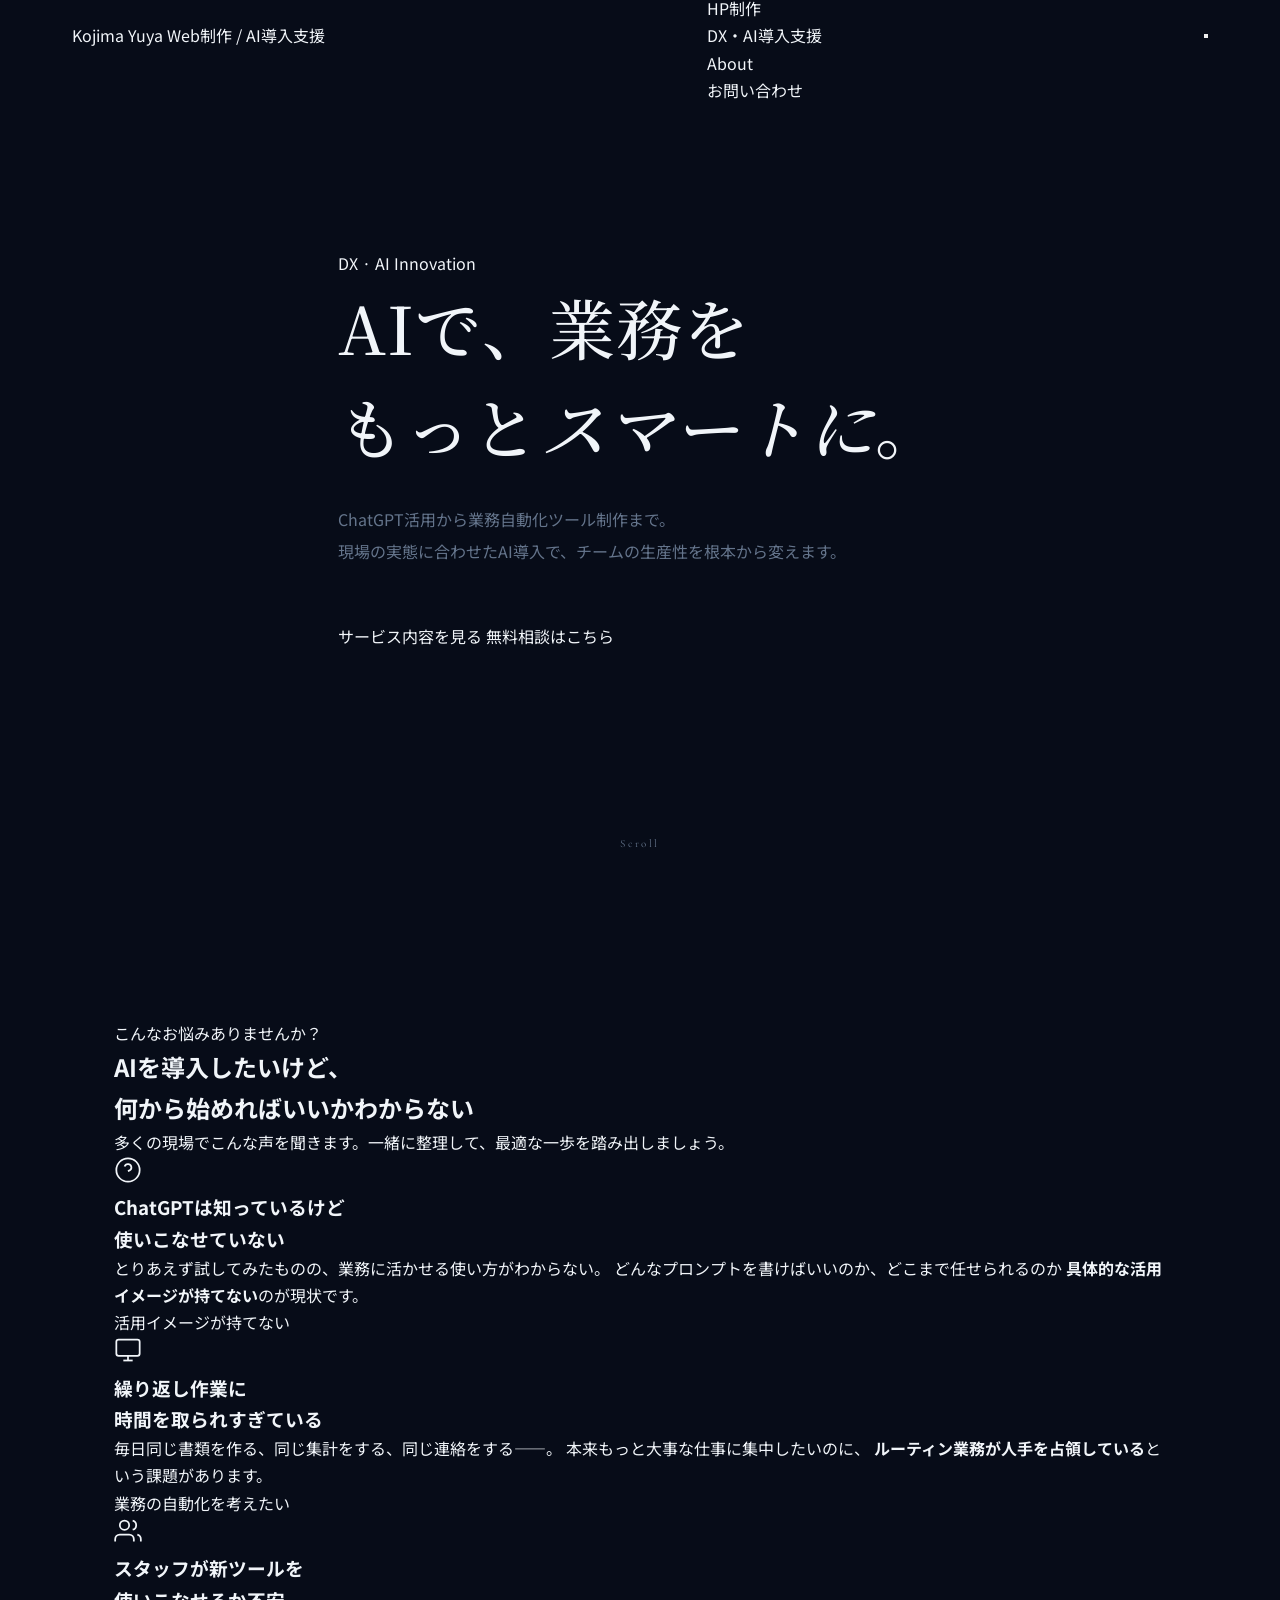
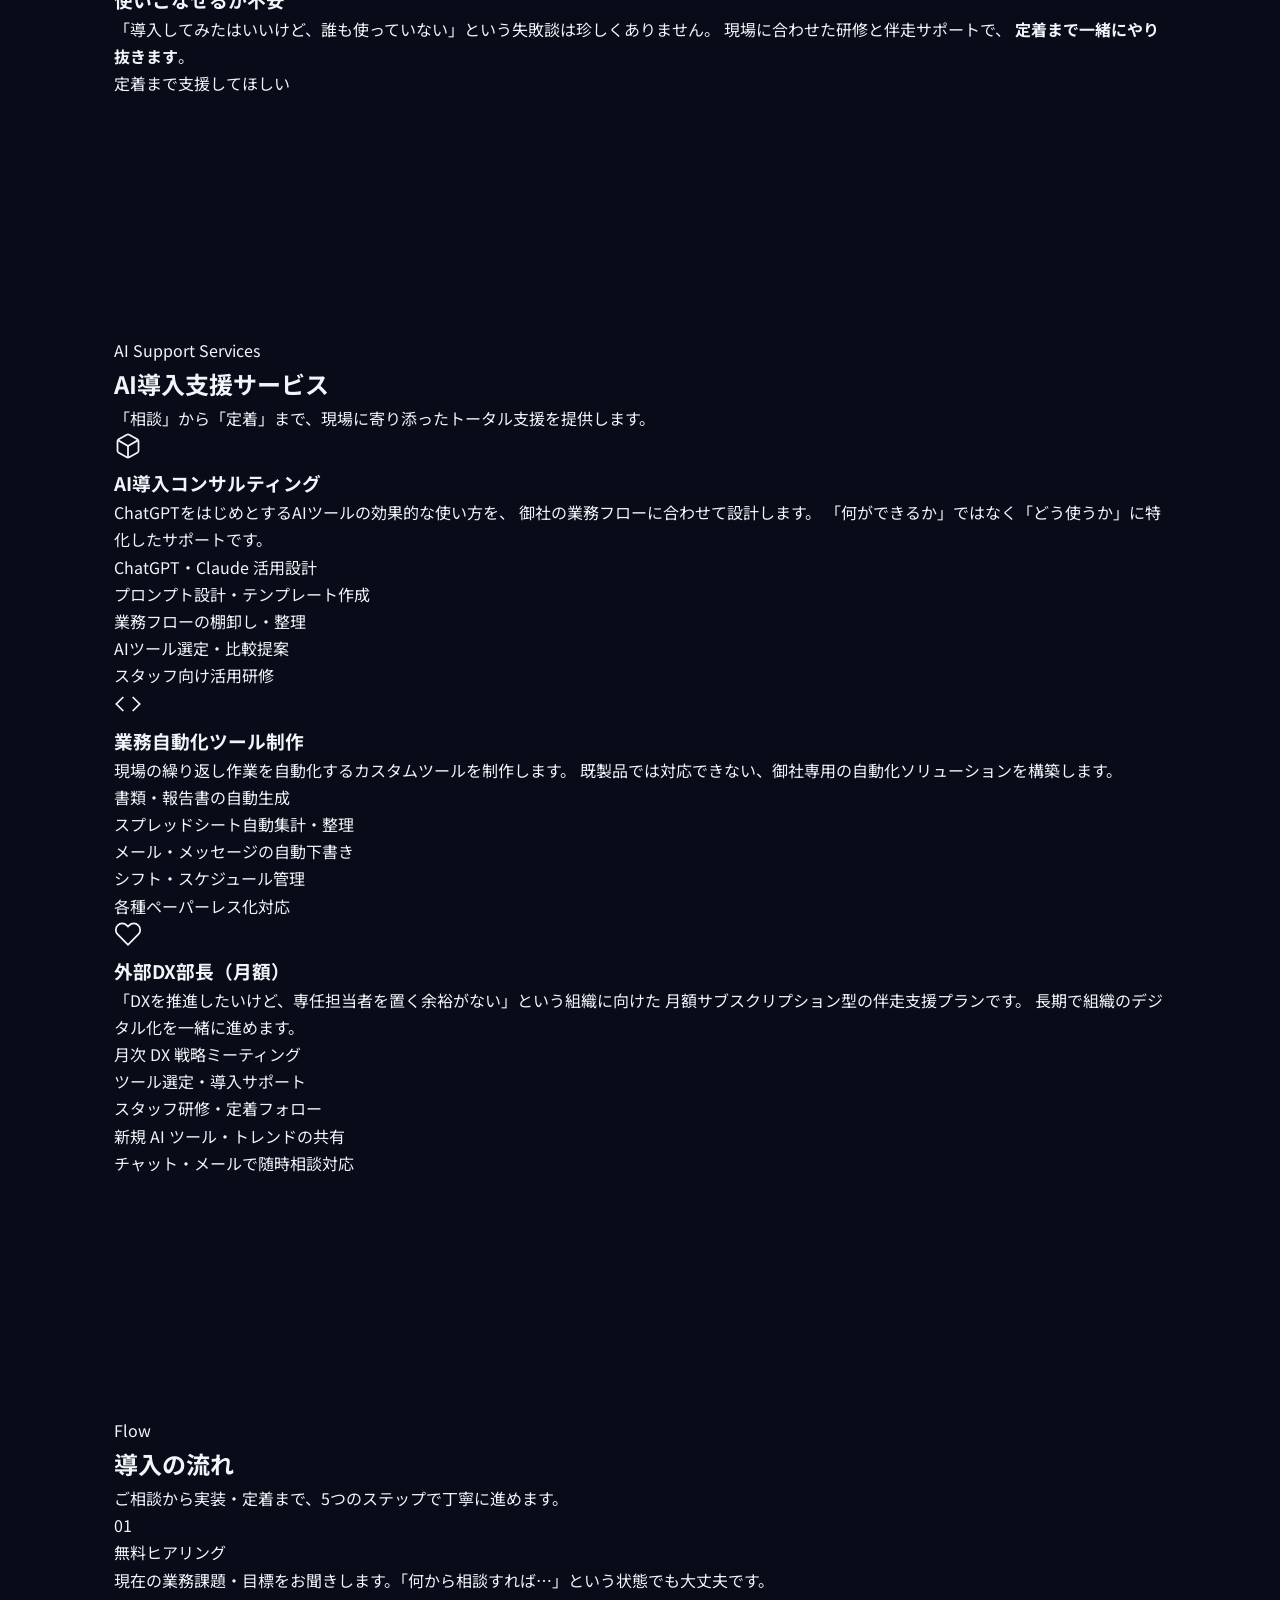
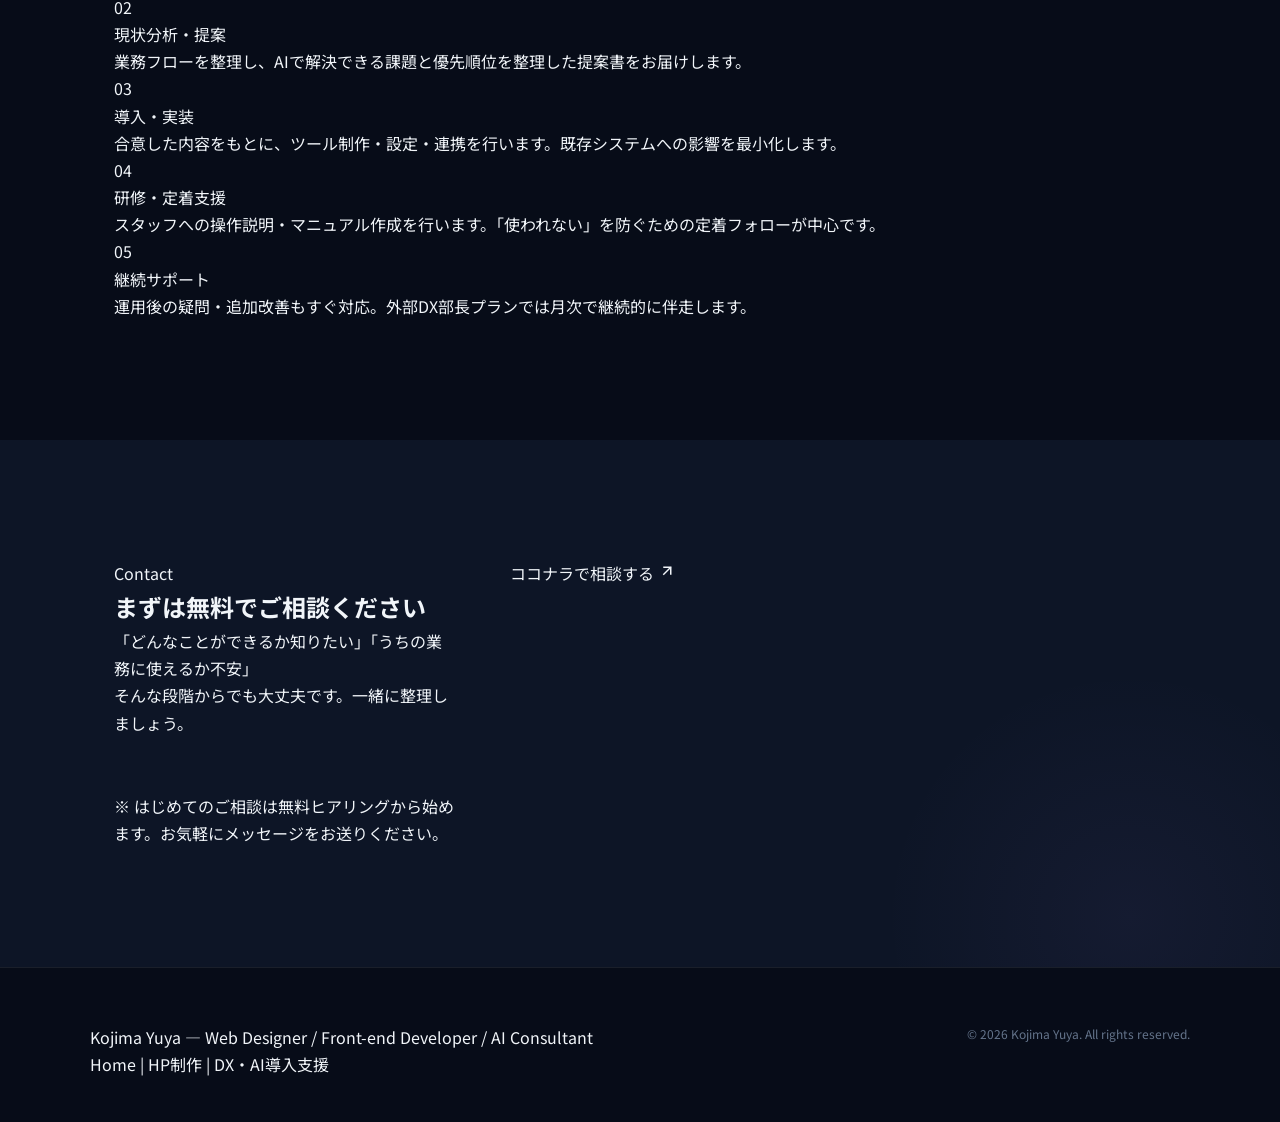
<file: ai-support.html>
<!DOCTYPE html>
<html lang="ja">
<head>
  <meta charset="UTF-8">
  <meta name="viewport" content="width=device-width, initial-scale=1.0">
  <title>DX・AI導入支援 | Kojima Yuya</title>
  <meta name="description" content="ChatGPT活用・業務自動化ツール制作・外部DX部長など、現場に合わせたAI導入支援を提供します。">
  <link rel="preconnect" href="https://fonts.googleapis.com">
  <link rel="preconnect" href="https://fonts.gstatic.com" crossorigin>
  <link href="https://fonts.googleapis.com/css2?family=Cormorant+Garamond:wght@300;400;500&family=Noto+Sans+JP:wght@300;400;500;700&family=Noto+Serif+JP:wght@400;500&display=swap" rel="stylesheet">
  <link rel="stylesheet" href="css/style.css">
</head>
<body>

  <!-- ==================== HEADER ==================== -->
  <header class="header" id="header">
    <div class="header__inner">
      <a href="index.html" class="header__logo">
        <span class="header__logo-en">Kojima Yuya</span>
        <span class="header__logo-ja">Web制作 / AI導入支援</span>
      </a>
      <nav class="header__nav" id="nav">
        <ul class="header__nav-list">
          <li><a href="index.html">Home</a></li>
          <li><a href="hp-support.html">HP制作</a></li>
          <li><a href="ai-support.html" class="nav--active">DX・AI導入支援</a></li>
          <li><a href="index.html#about">About</a></li>
          <li><a href="#contact" class="header__nav-cta">お問い合わせ</a></li>
        </ul>
      </nav>
      <button class="header__hamburger" id="hamburger" aria-label="メニュー">
        <span></span><span></span><span></span>
      </button>
    </div>
  </header>

  <!-- ==================== HERO ==================== -->
  <section class="hero hero--ai">
    <div class="hero__bg"></div>
    <div class="hero__content">
      <p class="hero__eyebrow">DX · AI Innovation</p>
      <h1 class="hero__title">
        AIで、業務を<br>
        もっと<em>スマートに</em>。
      </h1>
      <p class="hero__desc">
        ChatGPT活用から業務自動化ツール制作まで。<br>
        現場の実態に合わせたAI導入で、チームの生産性を根本から変えます。
      </p>
      <div class="hero__actions">
        <a href="#ai-services" class="btn btn--primary">サービス内容を見る</a>
        <a href="#contact" class="btn btn--ghost">無料相談はこちら</a>
      </div>
    </div>
    <div class="hero__scroll">
      <span>Scroll</span>
      <div class="hero__scroll-line"></div>
    </div>
  </section>

  <!-- ==================== INTRO / PROBLEM ==================== -->
  <section class="section features" id="problems">
    <div class="container">
      <div class="section__header">
        <p class="section__label">こんなお悩みありませんか？</p>
        <h2 class="section__title">AIを導入したいけど、<br>何から始めればいいかわからない</h2>
        <p class="section__desc">多くの現場でこんな声を聞きます。一緒に整理して、最適な一歩を踏み出しましょう。</p>
      </div>
      <div class="features__grid">

        <div class="feature-card">
          <div class="feature-card__icon-wrap">
            <svg width="28" height="28" viewBox="0 0 24 24" fill="none" stroke="currentColor" stroke-width="1.5"><circle cx="12" cy="12" r="10"/><path d="M9.09 9a3 3 0 0 1 5.83 1c0 2-3 3-3 3"/><line x1="12" y1="17" x2="12.01" y2="17"/></svg>
          </div>
          <h3 class="feature-card__title">ChatGPTは知っているけど<br>使いこなせていない</h3>
          <p class="feature-card__desc">
            とりあえず試してみたものの、業務に活かせる使い方がわからない。
            どんなプロンプトを書けばいいのか、どこまで任せられるのか
            <strong>具体的な活用イメージが持てない</strong>のが現状です。
          </p>
          <div class="feature-card__badge">活用イメージが持てない</div>
        </div>

        <div class="feature-card feature-card--accent">
          <div class="feature-card__icon-wrap">
            <svg width="28" height="28" viewBox="0 0 24 24" fill="none" stroke="currentColor" stroke-width="1.5"><rect x="2" y="3" width="20" height="14" rx="2"/><line x1="8" y1="21" x2="16" y2="21"/><line x1="12" y1="17" x2="12" y2="21"/></svg>
          </div>
          <h3 class="feature-card__title">繰り返し作業に<br>時間を取られすぎている</h3>
          <p class="feature-card__desc">
            毎日同じ書類を作る、同じ集計をする、同じ連絡をする——。
            本来もっと大事な仕事に集中したいのに、
            <strong>ルーティン業務が人手を占領している</strong>という課題があります。
          </p>
          <div class="feature-card__badge">業務の自動化を考えたい</div>
        </div>

        <div class="feature-card">
          <div class="feature-card__icon-wrap">
            <svg width="28" height="28" viewBox="0 0 24 24" fill="none" stroke="currentColor" stroke-width="1.5"><path d="M17 21v-2a4 4 0 0 0-4-4H5a4 4 0 0 0-4 4v2"/><circle cx="9" cy="7" r="4"/><path d="M23 21v-2a4 4 0 0 0-3-3.87"/><path d="M16 3.13a4 4 0 0 1 0 7.75"/></svg>
          </div>
          <h3 class="feature-card__title">スタッフが新ツールを<br>使いこなせるか不安</h3>
          <p class="feature-card__desc">
            「導入してみたはいいけど、誰も使っていない」という失敗談は珍しくありません。
            現場に合わせた研修と伴走サポートで、
            <strong>定着まで一緒にやり抜きます</strong>。
          </p>
          <div class="feature-card__badge">定着まで支援してほしい</div>
        </div>

      </div>
    </div>
  </section>

  <!-- ==================== AI SERVICES ==================== -->
  <section class="section ai-services" id="ai-services">
    <div class="container">
      <div class="section__header">
        <p class="section__label">AI Support Services</p>
        <h2 class="section__title">AI導入支援サービス</h2>
        <p class="section__desc">「相談」から「定着」まで、現場に寄り添ったトータル支援を提供します。</p>
      </div>
      <div class="ai-services__grid">

        <div class="ai-service-card">
          <div class="ai-service-card__icon">
            <svg width="28" height="28" viewBox="0 0 24 24" fill="none" stroke="currentColor" stroke-width="1.5">
              <path d="M21 16V8a2 2 0 0 0-1-1.73l-7-4a2 2 0 0 0-2 0l-7 4A2 2 0 0 0 3 8v8a2 2 0 0 0 1 1.73l7 4a2 2 0 0 0 2 0l7-4A2 2 0 0 0 21 16z"/>
              <polyline points="3.27 6.96 12 12.01 20.73 6.96"/>
              <line x1="12" y1="22.08" x2="12" y2="12"/>
            </svg>
          </div>
          <h3 class="ai-service-card__title">AI導入コンサルティング</h3>
          <p class="ai-service-card__desc">
            ChatGPTをはじめとするAIツールの効果的な使い方を、
            御社の業務フローに合わせて設計します。
            「何ができるか」ではなく「どう使うか」に特化したサポートです。
          </p>
          <ul class="ai-service-card__list">
            <li>ChatGPT・Claude 活用設計</li>
            <li>プロンプト設計・テンプレート作成</li>
            <li>業務フローの棚卸し・整理</li>
            <li>AIツール選定・比較提案</li>
            <li>スタッフ向け活用研修</li>
          </ul>
        </div>

        <div class="ai-service-card">
          <div class="ai-service-card__icon">
            <svg width="28" height="28" viewBox="0 0 24 24" fill="none" stroke="currentColor" stroke-width="1.5">
              <polyline points="16 18 22 12 16 6"/>
              <polyline points="8 6 2 12 8 18"/>
            </svg>
          </div>
          <h3 class="ai-service-card__title">業務自動化ツール制作</h3>
          <p class="ai-service-card__desc">
            現場の繰り返し作業を自動化するカスタムツールを制作します。
            既製品では対応できない、御社専用の自動化ソリューションを構築します。
          </p>
          <ul class="ai-service-card__list">
            <li>書類・報告書の自動生成</li>
            <li>スプレッドシート自動集計・整理</li>
            <li>メール・メッセージの自動下書き</li>
            <li>シフト・スケジュール管理</li>
            <li>各種ペーパーレス化対応</li>
          </ul>
        </div>

        <div class="ai-service-card">
          <div class="ai-service-card__icon">
            <svg width="28" height="28" viewBox="0 0 24 24" fill="none" stroke="currentColor" stroke-width="1.5">
              <path d="M20.84 4.61a5.5 5.5 0 0 0-7.78 0L12 5.67l-1.06-1.06a5.5 5.5 0 0 0-7.78 7.78l1.06 1.06L12 21.23l7.78-7.78 1.06-1.06a5.5 5.5 0 0 0 0-7.78z"/>
            </svg>
          </div>
          <h3 class="ai-service-card__title">外部DX部長（月額）</h3>
          <p class="ai-service-card__desc">
            「DXを推進したいけど、専任担当者を置く余裕がない」という組織に向けた
            月額サブスクリプション型の伴走支援プランです。
            長期で組織のデジタル化を一緒に進めます。
          </p>
          <ul class="ai-service-card__list">
            <li>月次 DX 戦略ミーティング</li>
            <li>ツール選定・導入サポート</li>
            <li>スタッフ研修・定着フォロー</li>
            <li>新規 AI ツール・トレンドの共有</li>
            <li>チャット・メールで随時相談対応</li>
          </ul>
        </div>

      </div>
    </div>
  </section>

  <!-- ==================== FLOW ==================== -->
  <section class="section steps" id="flow">
    <div class="container">
      <div class="section__header">
        <p class="section__label">Flow</p>
        <h2 class="section__title">導入の流れ</h2>
        <p class="section__desc">ご相談から実装・定着まで、5つのステップで丁寧に進めます。</p>
      </div>
      <div class="steps__list">

        <div class="step-item">
          <div class="step-item__num">01</div>
          <div>
            <p class="step-item__title">無料ヒアリング</p>
            <p class="step-item__desc">現在の業務課題・目標をお聞きします。「何から相談すれば…」という状態でも大丈夫です。</p>
          </div>
        </div>

        <div class="step-item">
          <div class="step-item__num">02</div>
          <div>
            <p class="step-item__title">現状分析・提案</p>
            <p class="step-item__desc">業務フローを整理し、AIで解決できる課題と優先順位を整理した提案書をお届けします。</p>
          </div>
        </div>

        <div class="step-item">
          <div class="step-item__num">03</div>
          <div>
            <p class="step-item__title">導入・実装</p>
            <p class="step-item__desc">合意した内容をもとに、ツール制作・設定・連携を行います。既存システムへの影響を最小化します。</p>
          </div>
        </div>

        <div class="step-item">
          <div class="step-item__num">04</div>
          <div>
            <p class="step-item__title">研修・定着支援</p>
            <p class="step-item__desc">スタッフへの操作説明・マニュアル作成を行います。「使われない」を防ぐための定着フォローが中心です。</p>
          </div>
        </div>

        <div class="step-item">
          <div class="step-item__num">05</div>
          <div>
            <p class="step-item__title">継続サポート</p>
            <p class="step-item__desc">運用後の疑問・追加改善もすぐ対応。外部DX部長プランでは月次で継続的に伴走します。</p>
          </div>
        </div>

      </div>
    </div>
  </section>

  <!-- ==================== CONTACT ==================== -->
  <section class="section contact" id="contact">
    <div class="container contact__inner">
      <div class="section__header">
        <p class="section__label">Contact</p>
        <h2 class="section__title">まずは無料でご相談ください</h2>
        <p class="section__desc">
          「どんなことができるか知りたい」「うちの業務に使えるか不安」<br>
          そんな段階からでも大丈夫です。一緒に整理しましょう。
        </p>
      </div>
      <div class="contact__actions">
        <a href="https://coconala.com/services/4170805" target="_blank" class="btn btn--primary btn--lg">
          ココナラで相談する
          <svg width="18" height="18" viewBox="0 0 24 24" fill="none" stroke="currentColor" stroke-width="2"><line x1="7" y1="17" x2="17" y2="7"/><polyline points="7 7 17 7 17 17"/></svg>
        </a>
      </div>
      <p class="contact__note">※ はじめてのご相談は無料ヒアリングから始めます。お気軽にメッセージをお送りください。</p>
    </div>
  </section>

  <!-- ==================== FOOTER ==================== -->
  <footer class="footer">
    <div class="container footer__inner">
      <div>
        <p class="footer__name">Kojima Yuya — Web Designer / Front-end Developer / AI Consultant</p>
        <div class="footer__links">
          <a href="index.html">Home</a>
          <span>|</span>
          <a href="hp-support.html">HP制作</a>
          <span>|</span>
          <a href="ai-support.html">DX・AI導入支援</a>
        </div>
      </div>
      <p class="footer__copy">&copy; 2026 Kojima Yuya. All rights reserved.</p>
    </div>
  </footer>

  <script src="js/main.js"></script>
</body>
</html>
</file>
<file: css/style.css>
/* ============================================================
   CSS Custom Properties — Bold Tech Theme
============================================================ */
:root {
  /* Backgrounds */
  --bg-base:    #070c18;
  --bg-surface: #0d1526;
  --bg-glass:   rgba(255, 255, 255, 0.04);
  --bg-glass-hover: rgba(255, 255, 255, 0.07);

  /* Accent colors */
  --color-blue:   #60a5fa;
  --color-cyan:   #22d3ee;
  --color-violet: #a78bfa;
  --color-green:  #34d399;

  /* Gradients */
  --grad-web: linear-gradient(135deg, #60a5fa 0%, #22d3ee 100%);
  --grad-ai:  linear-gradient(135deg, #a78bfa 0%, #60a5fa 100%);

  /* Text */
  --text-primary:   #f1f5f9;
  --text-secondary: #cbd5e1;
  --text-muted:     #64748b;

  /* Borders */
  --border:       rgba(255, 255, 255, 0.08);
  --border-hover: rgba(255, 255, 255, 0.16);

  /* Glows */
  --glow-blue:   0 0 40px rgba(96, 165, 250, 0.15);
  --glow-violet: 0 0 40px rgba(167, 139, 250, 0.15);

  /* Typography */
  --font-sans:    'Noto Sans JP', sans-serif;
  --font-serif:   'Noto Serif JP', serif;
  --font-display: 'Cormorant Garamond', serif;

  /* Shape */
  --radius:    16px;
  --radius-sm: 8px;
  --radius-lg: 24px;

  --transition: 0.3s cubic-bezier(0.4, 0, 0.2, 1);
}

/* ============================================================
   Reset & Base
============================================================ */
*, *::before, *::after {
  box-sizing: border-box;
  margin: 0;
  padding: 0;
}

html {
  scroll-behavior: smooth;
  font-size: 16px;
}

body {
  font-family: var(--font-sans);
  color: var(--text-primary);
  background: var(--bg-base);
  line-height: 1.7;
  -webkit-font-smoothing: antialiased;
  overflow-x: hidden;
}

img    { max-width: 100%; height: auto; display: block; }
a      { text-decoration: none; color: inherit; }
ul     { list-style: none; }
button { font-family: inherit; }

/* ============================================================
   Utilities
============================================================ */
.container {
  max-width: 1100px;
  margin: 0 auto;
  padding: 0 24px;
}

.section { padding: 120px 0; }

.section-label {
  font-family: var(--font-display);
  font-size: 12px;
  letter-spacing: 0.26em;
  text-transform: uppercase;
  color: var(--color-blue);
  display: block;
  margin-bottom: 14px;
}

.section-title {
  font-family: var(--font-serif);
  font-size: clamp(26px, 3.5vw, 40px);
  font-weight: 500;
  color: var(--text-primary);
  line-height: 1.45;
  margin-bottom: 16px;
}

.section-desc {
  font-size: 15px;
  color: var(--text-muted);
  line-height: 1.85;
  max-width: 540px;
  margin: 0 auto;
}

.section-header {
  text-align: center;
  margin-bottom: 72px;
}

/* Gradient text spans */
.gradient-web {
  background: var(--grad-web);
  -webkit-background-clip: text;
  -webkit-text-fill-color: transparent;
  background-clip: text;
}

.gradient-ai {
  background: var(--grad-ai);
  -webkit-background-clip: text;
  -webkit-text-fill-color: transparent;
  background-clip: text;
}

.pc-only { display: inline; }

/* ============================================================
   Scroll fade-up animation
============================================================ */
.fade-up {
  opacity: 0;
  transform: translateY(28px);
  transition: opacity 0.7s cubic-bezier(0.4, 0, 0.2, 1),
              transform 0.7s cubic-bezier(0.4, 0, 0.2, 1);
}

.fade-up.visible {
  opacity: 1;
  transform: translateY(0);
}

/* ============================================================
   Header
============================================================ */
.header {
  position: fixed;
  top: 0;
  left: 0;
  right: 0;
  z-index: 100;
  transition: background var(--transition), backdrop-filter var(--transition), box-shadow var(--transition);
}

.header.scrolled {
  background: rgba(7, 12, 24, 0.88);
  backdrop-filter: blur(20px);
  -webkit-backdrop-filter: blur(20px);
  box-shadow: 0 1px 0 var(--border);
}

.header__inner {
  display: flex;
  align-items: center;
  justify-content: space-between;
  height: 72px;
  padding: 0 32px;
  max-width: 1200px;
  margin: 0 auto;
}

/* Logo */
.logo {
  display: flex;
  align-items: center;
  gap: 12px;
}

.logo__mark {
  width: 40px;
  height: 40px;
  background: var(--grad-web);
  border-radius: 10px;
  display: flex;
  align-items: center;
  justify-content: center;
  font-family: var(--font-display);
  font-size: 14px;
  font-weight: 500;
  color: #fff;
  letter-spacing: 0.05em;
  flex-shrink: 0;
}

.logo__mark--sm {
  width: 32px;
  height: 32px;
  border-radius: 8px;
  font-size: 12px;
}

.logo__text {
  display: flex;
  flex-direction: column;
  line-height: 1.2;
}

.logo__name {
  font-family: var(--font-display);
  font-size: 18px;
  font-weight: 500;
  color: var(--text-primary);
  letter-spacing: 0.06em;
}

.logo__sub {
  font-size: 10px;
  color: var(--text-muted);
  letter-spacing: 0.1em;
}

/* Nav */
.nav__list {
  display: flex;
  align-items: center;
  gap: 36px;
}

.nav__list a {
  font-size: 13px;
  font-weight: 500;
  letter-spacing: 0.06em;
  color: var(--text-secondary);
  transition: color var(--transition);
}

.nav__list a:hover { color: var(--color-blue); }

.nav__cta {
  padding: 9px 22px;
  border-radius: 50px;
  background: rgba(96, 165, 250, 0.10);
  border: 1px solid rgba(96, 165, 250, 0.28);
  color: var(--color-blue) !important;
  transition: background var(--transition), border-color var(--transition) !important;
}

.nav__cta:hover {
  background: rgba(96, 165, 250, 0.20) !important;
  border-color: rgba(96, 165, 250, 0.48) !important;
}

/* Hamburger */
.hamburger {
  display: none;
  flex-direction: column;
  justify-content: space-between;
  width: 26px;
  height: 18px;
  background: none;
  border: none;
  cursor: pointer;
  padding: 0;
  z-index: 300;
}

.hamburger span {
  display: block;
  width: 100%;
  height: 2px;
  background: var(--text-primary);
  border-radius: 2px;
  transition: var(--transition);
}

.hamburger.active span:nth-child(1) { transform: translateY(8px) rotate(45deg); }
.hamburger.active span:nth-child(2) { opacity: 0; transform: scaleX(0); }
.hamburger.active span:nth-child(3) { transform: translateY(-8px) rotate(-45deg); }

/* ============================================================
   Hero
============================================================ */
.hero {
  position: relative;
  min-height: 100vh;
  display: flex;
  align-items: center;
  justify-content: center;
  overflow: hidden;
}

/* Animated orbs */
.hero__bg {
  position: absolute;
  inset: 0;
  pointer-events: none;
}

.orb {
  position: absolute;
  border-radius: 50%;
  filter: blur(90px);
}

.orb--blue {
  width: 640px;
  height: 640px;
  background: rgba(59, 130, 246, 0.22);
  top: -180px;
  left: -120px;
  animation: orbFloat1 14s ease-in-out infinite;
}

.orb--violet {
  width: 520px;
  height: 520px;
  background: rgba(139, 92, 246, 0.18);
  top: 60px;
  right: -80px;
  animation: orbFloat2 17s ease-in-out infinite;
}

.orb--cyan {
  width: 380px;
  height: 380px;
  background: rgba(34, 211, 238, 0.12);
  bottom: -80px;
  left: 28%;
  animation: orbFloat3 11s ease-in-out infinite;
}

@keyframes orbFloat1 {
  0%, 100% { transform: translate(0, 0) scale(1); }
  33%       { transform: translate(40px, 30px) scale(1.06); }
  66%       { transform: translate(-20px, 50px) scale(0.94); }
}

@keyframes orbFloat2 {
  0%, 100% { transform: translate(0, 0) scale(1); }
  33%       { transform: translate(-30px, 40px) scale(1.08); }
  66%       { transform: translate(20px, -20px) scale(0.94); }
}

@keyframes orbFloat3 {
  0%, 100% { transform: translate(0, 0) scale(1); }
  50%       { transform: translate(30px, -40px) scale(1.12); }
}

/* Subtle noise texture */
.noise-overlay {
  position: absolute;
  inset: 0;
  opacity: 0.025;
  background-image: url("data:image/svg+xml,%3Csvg viewBox='0 0 200 200' xmlns='http://www.w3.org/2000/svg'%3E%3Cfilter id='n'%3E%3CfeTurbulence type='fractalNoise' baseFrequency='0.75' numOctaves='4' stitchTiles='stitch'/%3E%3C/filter%3E%3Crect width='100%25' height='100%25' filter='url(%23n)'/%3E%3C/svg%3E");
  pointer-events: none;
}

.hero__inner {
  position: relative;
  z-index: 1;
  text-align: center;
  padding: 120px 24px 80px;
  max-width: 840px;
  width: 100%;
}

/* Eyebrow tag */
.hero__tag {
  display: inline-flex;
  align-items: center;
  gap: 10px;
  font-size: 11px;
  font-weight: 500;
  letter-spacing: 0.22em;
  color: var(--text-muted);
  text-transform: uppercase;
  padding: 8px 22px;
  border: 1px solid var(--border);
  border-radius: 50px;
  background: var(--bg-glass);
  backdrop-filter: blur(10px);
  margin-bottom: 40px;
}

.tag-dot {
  width: 6px;
  height: 6px;
  border-radius: 50%;
  background: var(--color-blue);
  box-shadow: 0 0 8px var(--color-blue);
  animation: tagPulse 2.2s ease-in-out infinite;
  flex-shrink: 0;
}

@keyframes tagPulse {
  0%, 100% { opacity: 1; box-shadow: 0 0 8px var(--color-blue); }
  50%       { opacity: 0.5; box-shadow: 0 0 3px var(--color-blue); }
}

/* Hero headline */
.hero__title {
  font-family: var(--font-serif);
  font-size: clamp(36px, 5.5vw, 66px);
  font-weight: 500;
  color: var(--text-primary);
  line-height: 1.5;
  margin-bottom: 28px;
  letter-spacing: 0.02em;
}

/* Hero description */
.hero__desc {
  font-size: clamp(14px, 1.6vw, 16px);
  color: var(--text-muted);
  line-height: 2;
  margin-bottom: 56px;
}

/* Hero service cards */
.hero__services {
  display: grid;
  grid-template-columns: 1fr 1fr;
  gap: 20px;
  max-width: 780px;
  margin: 0 auto;
  width: 100%;
}

.hero__svc {
  display: flex;
  align-items: center;
  gap: 16px;
  padding: 24px 26px;
  background: var(--bg-glass);
  backdrop-filter: blur(20px);
  -webkit-backdrop-filter: blur(20px);
  border: 1px solid var(--border);
  border-radius: var(--radius);
  text-align: left;
  transition: border-color var(--transition), transform var(--transition), box-shadow var(--transition);
}

.hero__svc:hover { transform: translateY(-4px); }

.hero__svc--web:hover {
  border-color: rgba(96, 165, 250, 0.38);
  box-shadow: var(--glow-blue);
}

.hero__svc--ai:hover {
  border-color: rgba(167, 139, 250, 0.38);
  box-shadow: var(--glow-violet);
}

.hero__svc-icon {
  width: 52px;
  height: 52px;
  border-radius: 12px;
  display: flex;
  align-items: center;
  justify-content: center;
  flex-shrink: 0;
}

.hero__svc--web .hero__svc-icon { background: rgba(96, 165, 250, 0.14); color: var(--color-blue); }
.hero__svc--ai  .hero__svc-icon { background: rgba(167, 139, 250, 0.14); color: var(--color-violet); }

.hero__svc-body { flex: 1; min-width: 0; }

.hero__svc-label {
  font-size: 10px;
  letter-spacing: 0.18em;
  text-transform: uppercase;
  color: var(--text-muted);
  margin-bottom: 4px;
}

.hero__svc-title {
  font-family: var(--font-serif);
  font-size: 18px;
  font-weight: 500;
  color: var(--text-primary);
  margin-bottom: 5px;
  line-height: 1.3;
}

.hero__svc-desc {
  font-size: 12px;
  color: var(--text-muted);
  line-height: 1.7;
}

.hero__svc-arrow {
  color: var(--text-muted);
  flex-shrink: 0;
  transition: transform var(--transition), color var(--transition);
}

.hero__svc:hover .hero__svc-arrow     { transform: translate(3px, -3px); }
.hero__svc--web:hover .hero__svc-arrow { color: var(--color-blue); }
.hero__svc--ai:hover  .hero__svc-arrow { color: var(--color-violet); }

/* Scroll indicator */
.hero__scroll {
  position: absolute;
  bottom: 36px;
  left: 50%;
  transform: translateX(-50%);
  display: flex;
  flex-direction: column;
  align-items: center;
  gap: 10px;
  z-index: 1;
}

.hero__scroll span {
  font-family: var(--font-display);
  font-size: 11px;
  letter-spacing: 0.22em;
  color: var(--text-muted);
}

.scroll-line {
  width: 1px;
  height: 48px;
  background: linear-gradient(to bottom, var(--color-blue), transparent);
  animation: scrollAnim 2.2s ease-in-out infinite;
  transform-origin: top;
}

@keyframes scrollAnim {
  0%   { transform: scaleY(0); transform-origin: top;    opacity: 1; }
  50%  { transform: scaleY(1); transform-origin: top;    opacity: 1; }
  51%  { transform: scaleY(1); transform-origin: bottom;             }
  100% { transform: scaleY(0); transform-origin: bottom; opacity: 0; }
}

/* ============================================================
   About
============================================================ */
.about {
  background: var(--bg-surface);
  position: relative;
  overflow: hidden;
}

.about::before {
  content: '';
  position: absolute;
  top: -300px;
  right: -200px;
  width: 700px;
  height: 700px;
  background: radial-gradient(circle, rgba(96, 165, 250, 0.04) 0%, transparent 70%);
  pointer-events: none;
}

.about__inner {
  display: grid;
  grid-template-columns: 1fr 360px;
  gap: 80px;
  align-items: start;
}

.about__text .section-header { text-align: left; margin-bottom: 28px; }

.about__lead {
  font-family: var(--font-serif);
  font-size: 17px;
  color: var(--text-secondary);
  line-height: 1.9;
  margin-bottom: 18px;
}

.about__body {
  font-size: 14px;
  color: var(--text-muted);
  line-height: 2;
  margin-bottom: 40px;
}

.about__skills {
  display: flex;
  flex-direction: column;
  gap: 14px;
}

.skill-row {
  display: flex;
  align-items: flex-start;
  gap: 16px;
  padding: 16px 20px;
  background: var(--bg-glass);
  border: 1px solid var(--border);
  border-radius: var(--radius-sm);
  transition: border-color var(--transition);
}

.skill-row:hover { border-color: var(--border-hover); }

.skill-icon {
  width: 40px;
  height: 40px;
  border-radius: 10px;
  display: flex;
  align-items: center;
  justify-content: center;
  flex-shrink: 0;
}

.skill-icon--web    { background: rgba(96, 165, 250, 0.12); color: var(--color-blue); }
.skill-icon--design { background: rgba(34, 211, 238, 0.12); color: var(--color-cyan); }
.skill-icon--ai     { background: rgba(167, 139, 250, 0.12); color: var(--color-violet); }

.skill-title {
  font-size: 14px;
  font-weight: 600;
  color: var(--text-primary);
  margin-bottom: 3px;
}

.skill-desc {
  font-size: 12px;
  color: var(--text-muted);
}

/* Stats card */
.stats-card {
  background: var(--bg-glass);
  border: 1px solid var(--border);
  border-radius: var(--radius-lg);
  padding: 36px 30px;
  position: sticky;
  top: 96px;
}

.stats-label {
  font-size: 11px;
  letter-spacing: 0.16em;
  text-transform: uppercase;
  color: var(--text-muted);
  margin-bottom: 4px;
}

.stats-role {
  font-size: 13px;
  color: var(--text-secondary);
  line-height: 1.6;
  margin-bottom: 24px;
}

.stats-divider {
  height: 1px;
  background: var(--border);
  margin: 24px 0;
}

.stats-grid {
  display: grid;
  grid-template-columns: repeat(3, 1fr);
  gap: 12px;
  text-align: center;
}

.stat-num {
  font-family: var(--font-display);
  font-size: 34px;
  font-weight: 400;
  color: var(--text-primary);
  line-height: 1.1;
  margin-bottom: 5px;
}

.stat-num span {
  font-size: 16px;
  color: var(--color-blue);
  font-family: var(--font-sans);
}

.stat-label {
  font-size: 11px;
  color: var(--text-muted);
  letter-spacing: 0.04em;
}

.industry-tags {
  display: flex;
  flex-wrap: wrap;
  gap: 7px;
  margin-top: 12px;
}

.industry-tags span {
  font-size: 11px;
  padding: 4px 11px;
  background: rgba(96, 165, 250, 0.07);
  border: 1px solid rgba(96, 165, 250, 0.18);
  border-radius: 50px;
  color: var(--color-blue);
}

/* ============================================================
   Services
============================================================ */
.services { background: var(--bg-base); }

.service-block {
  position: relative;
  border: 1px solid var(--border);
  border-radius: var(--radius-lg);
  padding: 52px 56px;
  margin-bottom: 28px;
  overflow: hidden;
  transition: border-color var(--transition), box-shadow var(--transition);
}

/* Top gradient bar */
.service-block::before {
  content: '';
  position: absolute;
  top: 0;
  left: 0;
  right: 0;
  height: 3px;
}

.service-block--web::before { background: var(--grad-web); }
.service-block--ai::before  { background: var(--grad-ai); }

.service-block--web:hover { border-color: rgba(96, 165, 250, 0.28); box-shadow: var(--glow-blue); }
.service-block--ai:hover  { border-color: rgba(167, 139, 250, 0.28); box-shadow: var(--glow-violet); }

/* Service num badge */
.service-block__num-badge {
  display: inline-block;
  font-size: 10px;
  letter-spacing: 0.2em;
  text-transform: uppercase;
  color: var(--color-blue);
  background: rgba(96, 165, 250, 0.08);
  border: 1px solid rgba(96, 165, 250, 0.2);
  border-radius: 50px;
  padding: 4px 14px;
  margin-bottom: 24px;
}

.service-block__num-badge--ai {
  color: var(--color-violet);
  background: rgba(167, 139, 250, 0.08);
  border-color: rgba(167, 139, 250, 0.2);
}

.service-block__header {
  display: flex;
  align-items: center;
  gap: 20px;
  margin-bottom: 24px;
}

.service-block__icon {
  width: 64px;
  height: 64px;
  border-radius: 16px;
  display: flex;
  align-items: center;
  justify-content: center;
  flex-shrink: 0;
}

.service-block__icon--web { background: rgba(96, 165, 250, 0.12); color: var(--color-blue); }
.service-block__icon--ai  { background: rgba(167, 139, 250, 0.12); color: var(--color-violet); }

.service-block__title {
  font-family: var(--font-serif);
  font-size: clamp(22px, 2.5vw, 30px);
  font-weight: 500;
  color: var(--text-primary);
  line-height: 1.3;
}

.service-block__desc {
  font-size: 15px;
  color: var(--text-muted);
  line-height: 1.95;
  margin-bottom: 36px;
  max-width: 700px;
}

.service-block__features {
  display: grid;
  grid-template-columns: 1fr 1fr;
  gap: 16px;
  margin-bottom: 40px;
}

.feature-item {
  display: flex;
  align-items: flex-start;
  gap: 14px;
  padding: 18px 20px;
  background: var(--bg-glass);
  border: 1px solid var(--border);
  border-radius: var(--radius-sm);
  transition: border-color var(--transition);
}

.feature-item:hover { border-color: var(--border-hover); }

.feature-item__icon {
  width: 32px;
  height: 32px;
  border-radius: 8px;
  display: flex;
  align-items: center;
  justify-content: center;
  flex-shrink: 0;
  background: rgba(96, 165, 250, 0.12);
  color: var(--color-blue);
}

.feature-item__icon--ai {
  background: rgba(167, 139, 250, 0.12);
  color: var(--color-violet);
}

.feature-item__title {
  font-size: 14px;
  font-weight: 600;
  color: var(--text-primary);
  margin-bottom: 4px;
  line-height: 1.4;
}

.feature-item__desc {
  font-size: 12px;
  color: var(--text-muted);
  line-height: 1.75;
}

/* CTA buttons */
.service-block__cta {
  display: inline-flex;
  align-items: center;
  gap: 10px;
  padding: 14px 32px;
  border-radius: 50px;
  font-size: 14px;
  font-weight: 500;
  letter-spacing: 0.04em;
  transition: transform var(--transition), box-shadow var(--transition), background var(--transition);
}

.service-block__cta--web {
  color: var(--color-blue);
  background: rgba(96, 165, 250, 0.10);
  border: 1px solid rgba(96, 165, 250, 0.28);
}

.service-block__cta--web:hover {
  background: rgba(96, 165, 250, 0.20);
  transform: translateY(-2px);
  box-shadow: 0 8px 24px rgba(96, 165, 250, 0.18);
}

.service-block__cta--ai {
  color: var(--color-violet);
  background: rgba(167, 139, 250, 0.10);
  border: 1px solid rgba(167, 139, 250, 0.28);
}

.service-block__cta--ai:hover {
  background: rgba(167, 139, 250, 0.20);
  transform: translateY(-2px);
  box-shadow: 0 8px 24px rgba(167, 139, 250, 0.18);
}

/* ============================================================
   Workflow
============================================================ */
.workflow { background: var(--bg-surface); }

.wf-list {
  max-width: 760px;
  margin: 0 auto;
}

.wf-step {
  display: flex;
  align-items: flex-start;
  gap: 28px;
}

.wf-connector {
  width: 2px;
  height: 36px;
  background: linear-gradient(to bottom, rgba(96, 165, 250, 0.35), rgba(167, 139, 250, 0.35));
  margin-left: 31px;
}

.wf-step__num {
  width: 64px;
  height: 64px;
  border-radius: 50%;
  background: var(--bg-glass);
  border: 1px solid var(--border);
  display: flex;
  align-items: center;
  justify-content: center;
  font-family: var(--font-display);
  font-size: 18px;
  font-weight: 400;
  color: var(--color-blue);
  flex-shrink: 0;
  letter-spacing: 0.05em;
  transition: background var(--transition), border-color var(--transition), box-shadow var(--transition);
}

.wf-step:hover .wf-step__num {
  background: rgba(96, 165, 250, 0.08);
  border-color: rgba(96, 165, 250, 0.35);
  box-shadow: 0 0 20px rgba(96, 165, 250, 0.12);
}

.wf-step__num--final { color: var(--color-violet); }

.wf-step:has(.wf-step__num--final):hover .wf-step__num {
  background: rgba(167, 139, 250, 0.08);
  border-color: rgba(167, 139, 250, 0.35);
  box-shadow: 0 0 20px rgba(167, 139, 250, 0.12);
}

.wf-step__body { padding-top: 14px; }

.wf-step__title {
  font-family: var(--font-serif);
  font-size: 18px;
  font-weight: 500;
  color: var(--text-primary);
  margin-bottom: 8px;
}

.wf-step__desc {
  font-size: 14px;
  color: var(--text-muted);
  line-height: 1.85;
}

/* ============================================================
   Works
============================================================ */
.works { background: var(--bg-base); }

.works-grid {
  display: grid;
  grid-template-columns: 1fr 1fr;
  gap: 28px;
  margin-bottom: 48px;
}

.work-card {
  background: var(--bg-surface);
  border: 1px solid var(--border);
  border-radius: var(--radius);
  overflow: hidden;
  transition: border-color var(--transition), transform var(--transition), box-shadow var(--transition);
}

.work-card:hover {
  border-color: var(--border-hover);
  transform: translateY(-6px);
  box-shadow: 0 24px 64px rgba(0, 0, 0, 0.32);
}

.work-card__visual {
  display: block;
  position: relative;
  overflow: hidden;
  aspect-ratio: 16 / 10;
  background: var(--bg-glass);
}

.work-card__visual img {
  width: 100%;
  height: 100%;
  object-fit: cover;
  transition: transform 0.65s cubic-bezier(0.4, 0, 0.2, 1);
}

.work-card:hover .work-card__visual img { transform: scale(1.05); }

.work-card__overlay {
  position: absolute;
  inset: 0;
  background: rgba(7, 12, 24, 0.65);
  display: flex;
  align-items: center;
  justify-content: center;
  opacity: 0;
  transition: opacity var(--transition);
}

.work-card:hover .work-card__overlay { opacity: 1; }

.work-card__overlay span {
  font-size: 14px;
  font-weight: 500;
  color: #fff;
  letter-spacing: 0.08em;
  border: 1.5px solid rgba(255, 255, 255, 0.55);
  padding: 10px 28px;
  border-radius: 50px;
}

.work-card__body { padding: 28px 30px; }

.work-card__tags {
  display: flex;
  gap: 7px;
  margin-bottom: 14px;
  flex-wrap: wrap;
}

.tag {
  font-size: 11px;
  font-weight: 500;
  padding: 4px 12px;
  border-radius: 50px;
  letter-spacing: 0.04em;
}

.tag--blue  { background: rgba(96, 165, 250, 0.10); color: var(--color-blue);  border: 1px solid rgba(96, 165, 250, 0.2); }
.tag--green { background: rgba(52, 211, 153, 0.10); color: var(--color-green); border: 1px solid rgba(52, 211, 153, 0.2); }
.tag--gray  { background: var(--bg-glass); color: var(--text-muted); border: 1px solid var(--border); }

.work-card__title {
  font-family: var(--font-serif);
  font-size: 20px;
  font-weight: 500;
  color: var(--text-primary);
  margin-bottom: 10px;
  line-height: 1.4;
}

.work-card__desc {
  font-size: 13px;
  color: var(--text-muted);
  line-height: 1.85;
  margin-bottom: 16px;
}

.work-card__tech {
  display: flex;
  flex-wrap: wrap;
  gap: 6px;
  margin-bottom: 20px;
}

.work-card__tech li {
  font-size: 11px;
  padding: 3px 10px;
  background: var(--bg-glass);
  border: 1px solid var(--border);
  border-radius: var(--radius-sm);
  color: var(--text-secondary);
}

.work-card__link {
  display: inline-flex;
  align-items: center;
  gap: 6px;
  font-size: 13px;
  font-weight: 600;
  color: var(--color-blue);
  letter-spacing: 0.04em;
  transition: gap var(--transition);
}

.work-card__link:hover { gap: 10px; }

.works__more {
  text-align: center;
}

.works__more a {
  display: inline-flex;
  align-items: center;
  gap: 7px;
  font-size: 14px;
  font-weight: 500;
  color: var(--text-muted);
  letter-spacing: 0.04em;
  transition: color var(--transition), gap var(--transition);
}

.works__more a:hover { color: var(--color-blue); gap: 11px; }

/* ============================================================
   Contact
============================================================ */
.contact {
  background: var(--bg-surface);
  position: relative;
  overflow: hidden;
}

.contact::after {
  content: '';
  position: absolute;
  bottom: -200px;
  right: -100px;
  width: 500px;
  height: 500px;
  background: radial-gradient(circle, rgba(167, 139, 250, 0.05) 0%, transparent 70%);
  pointer-events: none;
}

.contact__inner {
  display: grid;
  grid-template-columns: 340px 1fr;
  gap: 56px;
  align-items: start;
  position: relative;
  z-index: 1;
}

/* Contact info column */
.contact__info {
  display: flex;
  flex-direction: column;
  gap: 28px;
}

.contact-info-item {
  display: flex;
  align-items: flex-start;
  gap: 16px;
}

.contact-info-icon {
  width: 44px;
  height: 44px;
  border-radius: 10px;
  background: var(--bg-glass);
  border: 1px solid var(--border);
  display: flex;
  align-items: center;
  justify-content: center;
  color: var(--color-blue);
  flex-shrink: 0;
}

.ci-label {
  font-size: 11px;
  letter-spacing: 0.15em;
  text-transform: uppercase;
  color: var(--text-muted);
  margin-bottom: 4px;
}

.ci-value {
  font-size: 14px;
  color: var(--text-secondary);
  line-height: 1.65;
}

.contact-sns { margin-top: 4px; }

.coconala-btn {
  display: inline-flex;
  align-items: center;
  gap: 10px;
  margin-top: 12px;
  padding: 13px 22px;
  background: var(--bg-glass);
  border: 1px solid var(--border);
  border-radius: var(--radius-sm);
  font-size: 13px;
  font-weight: 500;
  color: var(--text-secondary);
  transition: border-color var(--transition), color var(--transition), background var(--transition);
}

.coconala-btn:hover {
  border-color: rgba(96, 165, 250, 0.38);
  color: var(--color-blue);
  background: rgba(96, 165, 250, 0.06);
}

.ext-icon {
  margin-left: 2px;
  opacity: 0.6;
}

/* Contact form */
.contact__form {
  background: var(--bg-glass);
  border: 1px solid var(--border);
  border-radius: var(--radius-lg);
  padding: 48px 44px;
  backdrop-filter: blur(20px);
  -webkit-backdrop-filter: blur(20px);
  display: flex;
  flex-direction: column;
  gap: 22px;
}

.form-row {
  display: grid;
  grid-template-columns: 1fr 1fr;
  gap: 16px;
}

.form-group {
  display: flex;
  flex-direction: column;
  gap: 8px;
}

.form-label {
  font-size: 13px;
  font-weight: 500;
  color: var(--text-secondary);
  letter-spacing: 0.04em;
}

.required {
  color: #f87171;
  font-size: 12px;
  margin-left: 2px;
}

.form-input {
  background: rgba(255, 255, 255, 0.04);
  border: 1px solid var(--border);
  border-radius: var(--radius-sm);
  padding: 13px 16px;
  font-size: 14px;
  font-family: var(--font-sans);
  color: var(--text-primary);
  width: 100%;
  outline: none;
  transition: border-color var(--transition), background var(--transition), box-shadow var(--transition);
}

.form-input::placeholder { color: var(--text-muted); }

.form-input:focus {
  border-color: rgba(96, 165, 250, 0.48);
  background: rgba(96, 165, 250, 0.04);
  box-shadow: 0 0 0 3px rgba(96, 165, 250, 0.08);
}

.form-select {
  cursor: pointer;
  -webkit-appearance: none;
  appearance: none;
  background-image: url("data:image/svg+xml,%3Csvg xmlns='http://www.w3.org/2000/svg' width='12' height='12' viewBox='0 0 24 24' fill='none' stroke='%2364748b' stroke-width='2'%3E%3Cpolyline points='6 9 12 15 18 9'/%3E%3C/svg%3E");
  background-repeat: no-repeat;
  background-position: right 16px center;
  padding-right: 40px;
}

.form-select option {
  background: #0d1526;
  color: var(--text-primary);
}

.form-textarea {
  min-height: 130px;
  resize: vertical;
  line-height: 1.75;
}

.form-submit {
  display: flex;
  align-items: center;
  justify-content: center;
  gap: 10px;
  padding: 16px 32px;
  background: var(--grad-web);
  border: none;
  border-radius: 50px;
  font-size: 15px;
  font-weight: 600;
  font-family: var(--font-sans);
  color: #fff;
  cursor: pointer;
  letter-spacing: 0.06em;
  transition: opacity var(--transition), transform var(--transition), box-shadow var(--transition);
}

.form-submit:hover {
  opacity: 0.88;
  transform: translateY(-2px);
  box-shadow: 0 10px 28px rgba(96, 165, 250, 0.3);
}

.form-submit.sent {
  background: linear-gradient(135deg, #34d399, #22d3ee);
  pointer-events: none;
}

.form-note {
  font-size: 12px;
  color: var(--text-muted);
  text-align: center;
  line-height: 1.7;
}

/* ============================================================
   Footer
============================================================ */
.footer {
  background: var(--bg-base);
  border-top: 1px solid var(--border);
}

.footer__inner {
  display: flex;
  align-items: flex-start;
  justify-content: space-between;
  padding: 56px 0 44px;
  gap: 40px;
}

.footer-logo {
  display: flex;
  align-items: center;
  gap: 10px;
  margin-bottom: 12px;
}

.footer-logo-name {
  font-family: var(--font-display);
  font-size: 17px;
  color: var(--text-primary);
  letter-spacing: 0.06em;
}

.footer__desc {
  font-size: 13px;
  color: var(--text-muted);
  line-height: 1.65;
}

.footer__nav ul {
  display: flex;
  flex-direction: column;
  gap: 12px;
  align-items: flex-end;
}

.footer__nav a {
  font-size: 13px;
  color: var(--text-muted);
  transition: color var(--transition);
}

.footer__nav a:hover { color: var(--color-blue); }

.footer__bottom {
  border-top: 1px solid var(--border);
  padding: 20px 0;
  text-align: center;
}

.footer__copy {
  font-size: 12px;
  color: var(--text-muted);
}

/* ============================================================
   Responsive — 1024px
============================================================ */
@media (max-width: 1024px) {
  .service-block { padding: 44px 44px; }
  .about__inner   { grid-template-columns: 1fr 320px; gap: 56px; }
}

/* ============================================================
   Responsive — 900px
============================================================ */
@media (max-width: 900px) {
  .about__inner   { grid-template-columns: 1fr; }
  .stats-card     { position: static; }

  .contact__inner { grid-template-columns: 1fr; }

  .service-block__features { grid-template-columns: 1fr; }

  .works-grid     { grid-template-columns: 1fr; max-width: 560px; margin: 0 auto 48px; }

  .hero__services { grid-template-columns: 1fr; max-width: 460px; }

  .footer__inner  { flex-direction: column; }
  .footer__nav ul { align-items: flex-start; }
}

/* ============================================================
   Responsive — 768px
============================================================ */
@media (max-width: 768px) {
  .section { padding: 80px 0; }

  /* Mobile nav */
  .nav { display: none; }

  .nav.open {
    display: flex;
    flex-direction: column;
    position: fixed;
    inset: 0;
    background: rgba(7, 12, 24, 0.97);
    backdrop-filter: blur(16px);
    z-index: 200;
    align-items: center;
    justify-content: center;
  }

  .nav.open .nav__list {
    flex-direction: column;
    gap: 0;
    align-items: center;
  }

  .nav.open .nav__list li { width: 240px; }

  .nav.open .nav__list a {
    display: block;
    padding: 20px 0;
    font-size: 20px;
    color: var(--text-secondary);
    border-bottom: 1px solid var(--border);
    text-align: center;
    letter-spacing: 0.06em;
  }

  .nav.open .nav__cta {
    background: rgba(96, 165, 250, 0.10) !important;
  }

  .hamburger { display: flex; }

  .service-block { padding: 32px 28px; }
  .contact__form { padding: 32px 28px; }
  .form-row { grid-template-columns: 1fr; }

  .section-header { margin-bottom: 52px; }
}

/* ============================================================
   Responsive — 600px
============================================================ */
@media (max-width: 600px) {
  .hero__svc { flex-direction: column; }
  .hero__svc-arrow { display: none; }
  .pc-only { display: none; }
}

/* ============================================================
   Responsive — 480px
============================================================ */
@media (max-width: 480px) {
  .hero__title { font-size: clamp(30px, 8vw, 42px); }
  .work-card__body { padding: 20px 22px; }
  .header__inner { padding: 0 20px; }
}
</file>
